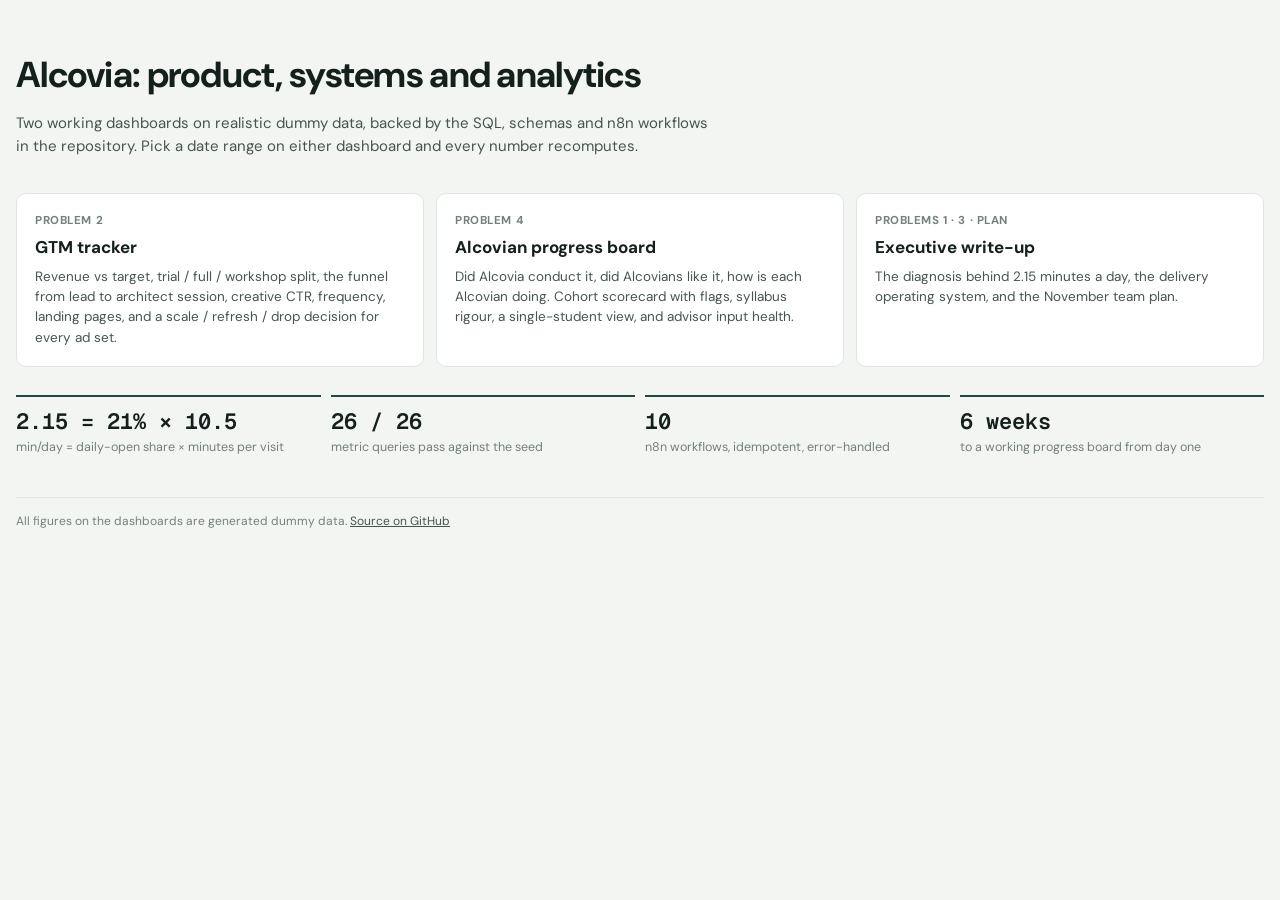
<file: dashboards/index.html>
<!doctype html>
<html lang="en">
<head>
<meta charset="utf-8">
<meta name="viewport" content="width=device-width, initial-scale=1, viewport-fit=cover">
<title>Alcovia Systems</title>
<meta name="claude:viewport-fit-sides" content="cover">
<link rel="preconnect" href="https://fonts.googleapis.com">
<link rel="preconnect" href="https://fonts.gstatic.com" crossorigin>
<link rel="stylesheet" href="https://fonts.googleapis.com/css2?family=DM+Sans:opsz,wght@9..40,400;9..40,500;9..40,700&family=Geist+Mono:wght@400;600&display=swap">
<link rel="stylesheet" href="assets/common.css">
<style>
  .hero { padding-block: 48px 8px; max-width: 70ch; }
  .hero h1 { font-size: clamp(26px, 4vw, 36px); letter-spacing: -0.02em; margin: 0 0 10px; text-wrap: balance; }
  .hero p { color: var(--ink-2); font-size: 15px; margin: 0; }
  .links { display: grid; grid-template-columns: repeat(auto-fit, minmax(260px, 1fr)); gap: 12px; margin-top: 28px; }
  .link { display: flex; flex-direction: column; gap: 6px; padding: 18px; border: 1px solid var(--line); border-radius: var(--radius); background: var(--surface); color: var(--ink); text-decoration: none; min-width: 0; }
  .link:hover { border-color: var(--accent); }
  .link .k { font-size: 11.5px; letter-spacing: .05em; text-transform: uppercase; color: var(--muted); font-weight: 700; }
  .link b { font-size: 17px; }
  .link span { color: var(--ink-2); font-size: 13.5px; }
  .facts { margin-top: 28px; display: grid; grid-template-columns: repeat(auto-fit, minmax(200px, 1fr)); gap: 10px; }
  .fact { border-top: 2px solid var(--accent); padding-top: 8px; }
  .fact .v { font-family: var(--font-num); font-size: 22px; font-weight: 600; }
  .fact .s { color: var(--muted); font-size: 12.5px; }
</style>
</head>
<body>
<main class="wrap">
  <div class="hero">
    <h1>Alcovia: product, systems and analytics</h1>
    <p>Two working dashboards on realistic dummy data, backed by the SQL, schemas and n8n workflows in the repository. Pick a date range on either dashboard and every number recomputes.</p>
  </div>
  <div class="links">
    <a class="link" href="gtm/index.html"><span class="k">Problem 2</span><b>GTM tracker</b><span>Revenue vs target, trial / full / workshop split, the funnel from lead to architect session, creative CTR, frequency, landing pages, and a scale / refresh / drop decision for every ad set.</span></a>
    <a class="link" href="student/index.html"><span class="k">Problem 4</span><b>Alcovian progress board</b><span>Did Alcovia conduct it, did Alcovians like it, how is each Alcovian doing. Cohort scorecard with flags, syllabus rigour, a single-student view, and advisor input health.</span></a>
    <a class="link" href="https://github.com/nityansh10/alcovia-systems/blob/main/docs/EXECUTIVE_WRITEUP.md"><span class="k">Problems 1 · 3 · plan</span><b>Executive write-up</b><span>The diagnosis behind 2.15 minutes a day, the delivery operating system, and the November team plan.</span></a>
  </div>
  <div class="facts">
    <div class="fact"><div class="v">2.15 = 21% × 10.5</div><div class="s">min/day = daily-open share × minutes per visit</div></div>
    <div class="fact"><div class="v">26 / 26</div><div class="s">metric queries pass against the seed</div></div>
    <div class="fact"><div class="v">10</div><div class="s">n8n workflows, idempotent, error-handled</div></div>
    <div class="fact"><div class="v">6 weeks</div><div class="s">to a working progress board from day one</div></div>
  </div>
  <p class="foot">All figures on the dashboards are generated dummy data. <a href="https://github.com/nityansh10/alcovia-systems">Source on GitHub</a></p>
</main>
</body>
</html>
</file>
<file: dashboards/assets/common.css>
/* Alcovia dashboards - shared styles.
   Layout: one left-aligned filter row, a summary strip, then sections that read top-down
   from "are we on track" to "what to do about it". Brand green from the app (#234944). */
:root {
  --bg: #f3f5f3;
  --surface: #ffffff;
  --surface-2: #eef1ef;
  --ink: #13201c;
  --ink-2: #47554f;
  --muted: #74817b;
  --line: #dfe5e1;
  --accent: #234944;
  --accent-ink: #ffffff;
  --accent-wash: #e3eeeb;

  --s1: #2a78d6;  /* full program / paid  */
  --s2: #eb6834;  /* trial / organic       */
  --s3: #1baf7a;  /* workshop              */
  --s4: #eda100;
  --target: #13201c;

  --good: #0ca30c;  --warn: #fab219;  --serious: #ec835a;  --critical: #d03b3b;
  --good-ink: #0a6e0a; --warn-ink: #8a5a00; --serious-ink: #9b3f1b; --critical-ink: #a32727;
  --good-wash: #e4f4e4; --warn-wash: #fdf2d9; --serious-wash: #fbe9e1; --critical-wash: #f9e2e2;

  --font-ui: "DM Sans", system-ui, -apple-system, "Segoe UI", sans-serif;
  --font-num: "Geist Mono", ui-monospace, "SFMono-Regular", Consolas, monospace;
  --radius: 10px;
}
@media (prefers-color-scheme: dark) {
  :root:not([data-theme="light"]) {
    --bg: #0b1210; --surface: #121b18; --surface-2: #18231f; --ink: #e8eeeb; --ink-2: #b6c2bd; --muted: #87948e;
    --line: #26332e; --accent: #7cc4b6; --accent-ink: #08201b; --accent-wash: #173029;
    --s1: #3987e5; --s2: #d95926; --s3: #199e70; --s4: #c98500; --target: #e8eeeb;
    --good-ink: #5fd35f; --warn-ink: #fab219; --serious-ink: #ec835a; --critical-ink: #ef7a7a;
    --good-wash: #12301a; --warn-wash: #33290f; --serious-wash: #35211a; --critical-wash: #3a1b1b;
    color-scheme: dark;
  }
}
:root[data-theme="dark"] {
  --bg: #0b1210; --surface: #121b18; --surface-2: #18231f; --ink: #e8eeeb; --ink-2: #b6c2bd; --muted: #87948e;
  --line: #26332e; --accent: #7cc4b6; --accent-ink: #08201b; --accent-wash: #173029;
  --s1: #3987e5; --s2: #d95926; --s3: #199e70; --s4: #c98500; --target: #e8eeeb;
  --good-ink: #5fd35f; --warn-ink: #fab219; --serious-ink: #ec835a; --critical-ink: #ef7a7a;
  --good-wash: #12301a; --warn-wash: #33290f; --serious-wash: #35211a; --critical-wash: #3a1b1b;
  color-scheme: dark;
}

* { box-sizing: border-box; }
html { -webkit-text-size-adjust: 100%; }
body {
  margin: 0; background: var(--bg); color: var(--ink);
  font: 14px/1.5 var(--font-ui);
  padding-left: max(16px, env(safe-area-inset-left, 0px));
  padding-right: max(16px, env(safe-area-inset-right, 0px));
  padding-block: 0 48px;
}
.wrap { max-width: 1280px; margin: 0 auto; }
.num, td.n, .tile .v { font-family: var(--font-num); font-variant-numeric: tabular-nums; }

/* ---------- header + filters ---------- */
.top {
  position: sticky; top: env(safe-area-inset-top, 0px); z-index: 20;
  background: color-mix(in srgb, var(--bg) 92%, transparent);
  backdrop-filter: blur(8px);
  border-bottom: 1px solid var(--line);
  margin: 0 calc(-1 * max(16px, env(safe-area-inset-left, 0px)));
  padding: 12px max(16px, env(safe-area-inset-left, 0px));
}
.top .wrap { display: flex; flex-wrap: wrap; align-items: center; gap: 10px 18px; }
.brand { display: flex; align-items: baseline; gap: 10px; margin-right: auto; min-width: 0; }
.brand h1 { font-size: 18px; margin: 0; letter-spacing: -0.01em; text-wrap: balance; }
.brand .mark { width: 10px; height: 10px; border-radius: 3px; background: var(--accent); align-self: center; flex: none; }
.brand small { color: var(--muted); font-size: 12px; }
.filters { display: flex; flex-wrap: wrap; gap: 8px; align-items: center; }
.seg { display: inline-flex; border: 1px solid var(--line); border-radius: 8px; overflow: hidden; background: var(--surface); flex-wrap: wrap; }
.seg button {
  font: 500 12.5px var(--font-ui); color: var(--ink-2); background: none; border: 0;
  padding: 6px 10px; cursor: pointer; border-right: 1px solid var(--line);
}
.seg button:last-child { border-right: 0; }
.seg button:hover { background: var(--surface-2); }
.seg button[aria-pressed="true"] { background: var(--accent); color: var(--accent-ink); font-weight: 700; }
.custom { display: inline-flex; gap: 6px; align-items: center; font-size: 12.5px; color: var(--muted); }
input[type="date"], select {
  font: 13px var(--font-ui); color: var(--ink); background: var(--surface);
  border: 1px solid var(--line); border-radius: 8px; padding: 5px 8px;
}
button:focus-visible, input:focus-visible, select:focus-visible, th:focus-visible, a:focus-visible {
  outline: 2px solid var(--accent); outline-offset: 2px;
}
.rangelabel { font-size: 12px; color: var(--muted); width: 100%; }
.rangelabel b { color: var(--ink-2); font-weight: 600; }

/* ---------- section nav ---------- */
.nav { display: flex; gap: 4px; flex-wrap: wrap; margin: 18px 0 6px; }
.nav a {
  font-size: 13px; font-weight: 600; color: var(--ink-2); text-decoration: none;
  padding: 6px 12px; border-radius: 999px; border: 1px solid var(--line); background: var(--surface);
}
.nav a:hover { border-color: var(--accent); color: var(--ink); }

/* ---------- tiles ---------- */
.tiles { display: grid; grid-template-columns: repeat(auto-fit, minmax(178px, 1fr)); gap: 10px; margin: 14px 0 8px; }
.tile { background: var(--surface); border: 1px solid var(--line); border-radius: var(--radius); padding: 12px 14px; min-width: 0; display: flex; flex-direction: column; gap: 2px; }
.tile .k { font-size: 11.5px; letter-spacing: 0.04em; text-transform: uppercase; color: var(--muted); font-weight: 600; }
.tile .v { font-size: 24px; font-weight: 600; letter-spacing: -0.02em; line-height: 1.2; }
.tile .s { font-size: 12.5px; color: var(--ink-2); }
.meter { height: 6px; border-radius: 3px; background: var(--surface-2); margin-top: 6px; position: relative; overflow: hidden; }
.meter i { position: absolute; inset: 0 auto 0 0; border-radius: 3px; background: var(--accent); }

/* ---------- sections + cards ---------- */
section { margin-top: 30px; scroll-margin-top: 120px; }
section > header { display: flex; align-items: baseline; gap: 12px; flex-wrap: wrap; margin-bottom: 10px; }
section > header h2 { font-size: 17px; margin: 0; letter-spacing: -0.01em; }
section > header p { margin: 0; color: var(--muted); font-size: 13px; max-width: 75ch; }
.grid { display: grid; gap: 12px; grid-template-columns: repeat(12, minmax(0, 1fr)); }
.card { background: var(--surface); border: 1px solid var(--line); border-radius: var(--radius); padding: 14px 16px; min-width: 0; grid-column: span 12; }
.span-4 { grid-column: span 4; } .span-5 { grid-column: span 5; } .span-6 { grid-column: span 6; }
.span-7 { grid-column: span 7; } .span-8 { grid-column: span 8; }
@media (max-width: 960px) { .span-4, .span-5, .span-6, .span-7, .span-8 { grid-column: span 12; } }
.card h3 { margin: 0 0 2px; font-size: 14px; }
.card .sub { margin: 0 0 10px; color: var(--muted); font-size: 12.5px; }
.chart { position: relative; height: 260px; }
.chart.short { height: 200px; }
.chart.tall { height: 320px; }
.legend { display: flex; flex-wrap: wrap; gap: 4px 14px; font-size: 12px; color: var(--ink-2); margin: 0 0 8px; }
.legend span { display: inline-flex; align-items: center; gap: 6px; }
.legend i { width: 10px; height: 10px; border-radius: 2px; display: inline-block; }
.legend i.line { height: 2px; width: 14px; border-radius: 1px; }
.note { font-size: 12px; color: var(--muted); margin: 8px 0 0; }

/* ---------- tables ---------- */
.tbl { overflow-x: auto; }
table { width: 100%; border-collapse: collapse; font-size: 13px; }
th, td { text-align: left; padding: 7px 10px; border-bottom: 1px solid var(--line); white-space: nowrap; vertical-align: middle; }
th { font-size: 11.5px; letter-spacing: 0.03em; text-transform: uppercase; color: var(--muted); font-weight: 600; position: sticky; top: 0; background: var(--surface); cursor: pointer; user-select: none; }
th[aria-sort="ascending"]::after { content: " \2191"; } th[aria-sort="descending"]::after { content: " \2193"; }
td.n, th.n { text-align: right; }
td.wrap { white-space: normal; min-width: 220px; }
tr:hover td { background: var(--surface-2); }
.muted { color: var(--muted); }

/* ---------- status pills: icon + label, never color alone ---------- */
.pill { display: inline-flex; align-items: center; gap: 5px; font-size: 11.5px; font-weight: 700; letter-spacing: 0.02em; padding: 2px 8px 2px 6px; border-radius: 999px; white-space: nowrap; }
.pill::before { font-size: 10px; }
.pill.good { background: var(--good-wash); color: var(--good-ink); } .pill.good::before { content: "\25B2"; }
.pill.warn { background: var(--warn-wash); color: var(--warn-ink); } .pill.warn::before { content: "\25CF"; }
.pill.serious { background: var(--serious-wash); color: var(--serious-ink); } .pill.serious::before { content: "\25C6"; }
.pill.critical { background: var(--critical-wash); color: var(--critical-ink); } .pill.critical::before { content: "\2715"; }
.pill.neutral { background: var(--surface-2); color: var(--ink-2); } .pill.neutral::before { content: "\25CB"; }

.bar-cell { display: flex; align-items: center; gap: 8px; min-width: 120px; }
.bar-cell .track { flex: 1; height: 6px; background: var(--surface-2); border-radius: 3px; position: relative; min-width: 50px; }
.bar-cell .track i { position: absolute; inset: 0 auto 0 0; border-radius: 3px; background: var(--s1); }
.bar-cell .track b { position: absolute; top: -3px; bottom: -3px; width: 2px; background: var(--target); }

/* ---------- funnel ---------- */
.funnel { display: grid; gap: 6px; }
.fstep { display: grid; grid-template-columns: minmax(130px, 200px) 1fr minmax(64px, auto); gap: 10px; align-items: center; font-size: 13px; }
.fstep .lbl { color: var(--ink-2); }
.fstep .lbl small { display: block; color: var(--muted); font-size: 11.5px; }
.fstep .track { height: 22px; background: var(--surface-2); border-radius: 4px; position: relative; }
.fstep .track i { position: absolute; inset: 0 auto 0 0; background: var(--s1); border-radius: 4px; }
.fstep .val { font-family: var(--font-num); text-align: right; font-weight: 600; }
.fconv { font-size: 11.5px; color: var(--muted); padding-left: min(210px, 34%); }
.fconv b { color: var(--ink-2); }
.fconv .pill { margin-left: 6px; }

.foot { margin-top: 40px; color: var(--muted); font-size: 12px; border-top: 1px solid var(--line); padding-top: 14px; }
.foot a { color: var(--ink-2); }
.empty { color: var(--muted); font-size: 13px; padding: 18px 0; }

.tt { position: fixed; pointer-events: none; z-index: 50; background: var(--surface); color: var(--ink); border: 1px solid var(--line);
  border-radius: 8px; padding: 8px 10px; font-size: 12px; box-shadow: 0 6px 24px rgba(0,0,0,.12); max-width: 260px; }
.heat { display: grid; gap: 2px; font-size: 11.5px; }
.heat .c { height: 26px; border-radius: 3px; display: flex; align-items: center; justify-content: center; font-family: var(--font-num); }
.heat .h { color: var(--muted); display: flex; align-items: center; }

@media (prefers-reduced-motion: reduce) { * { transition: none !important; animation: none !important; } }
</file>
